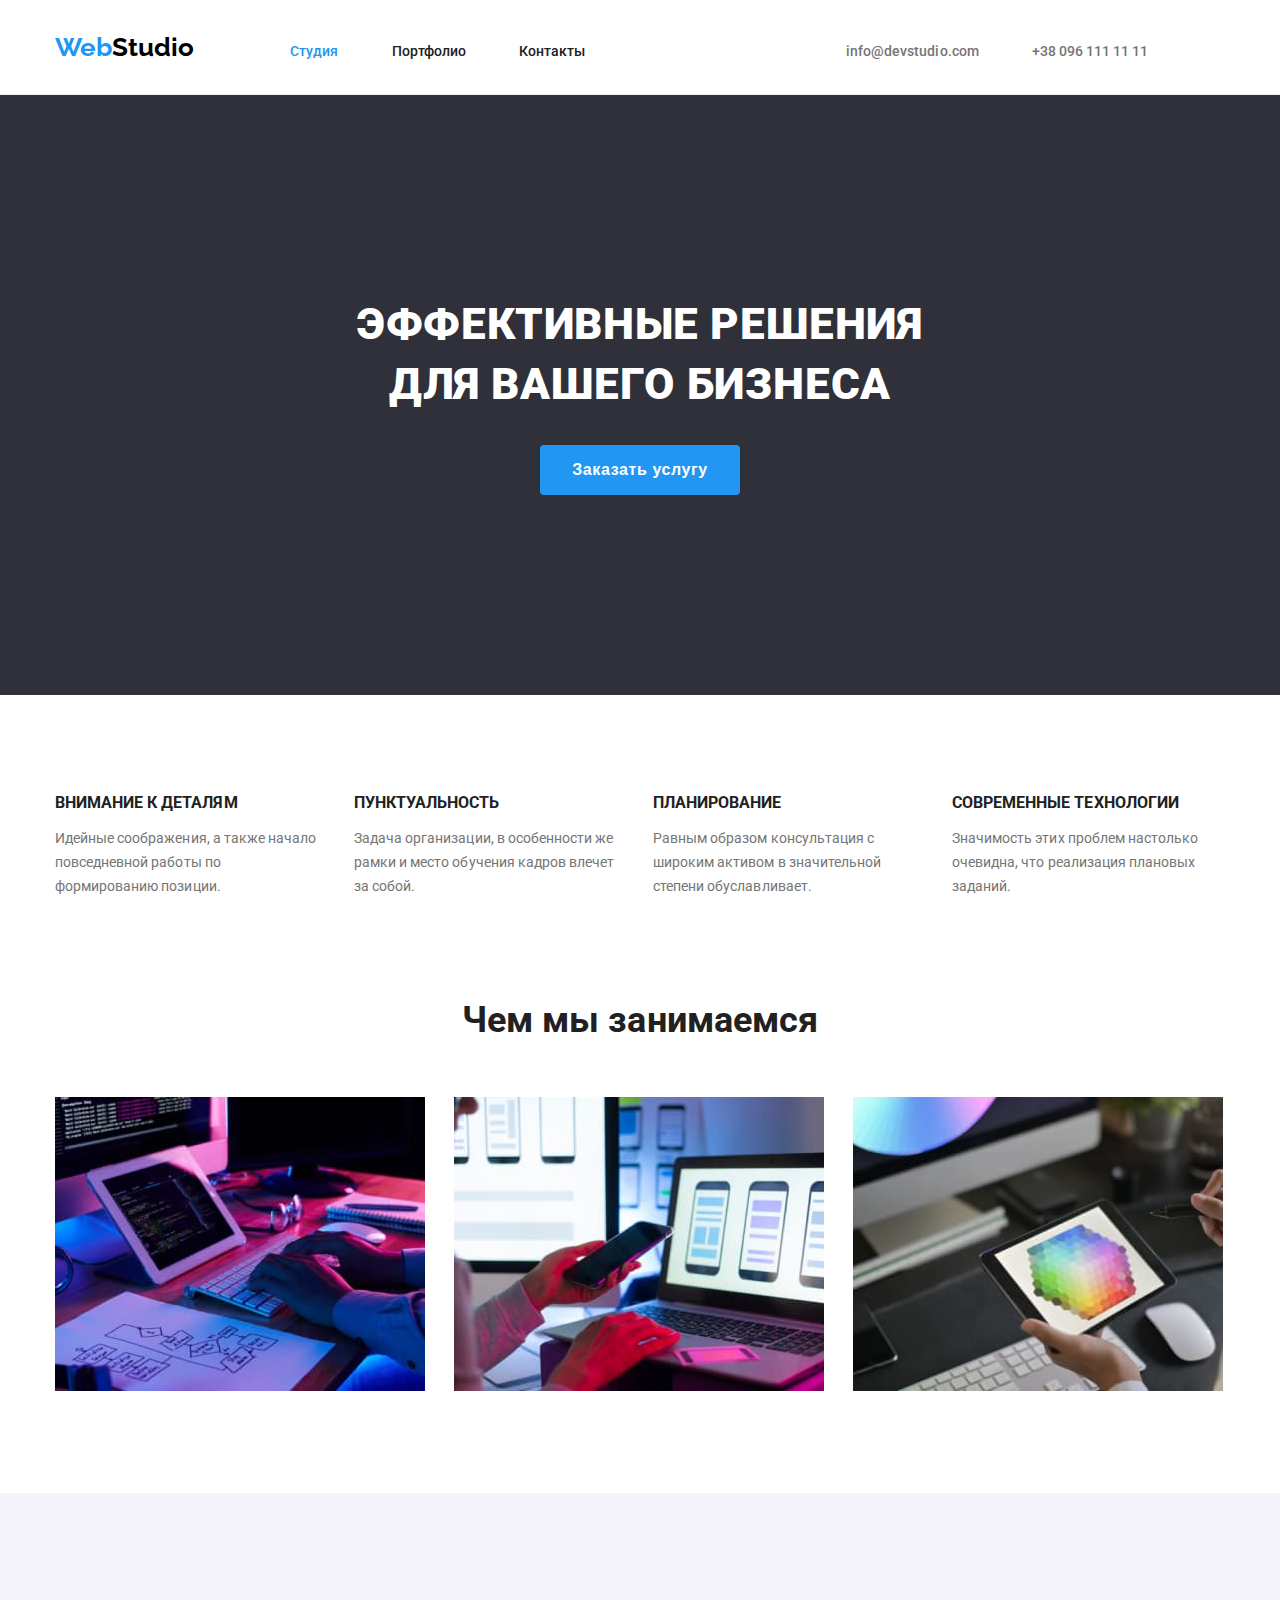
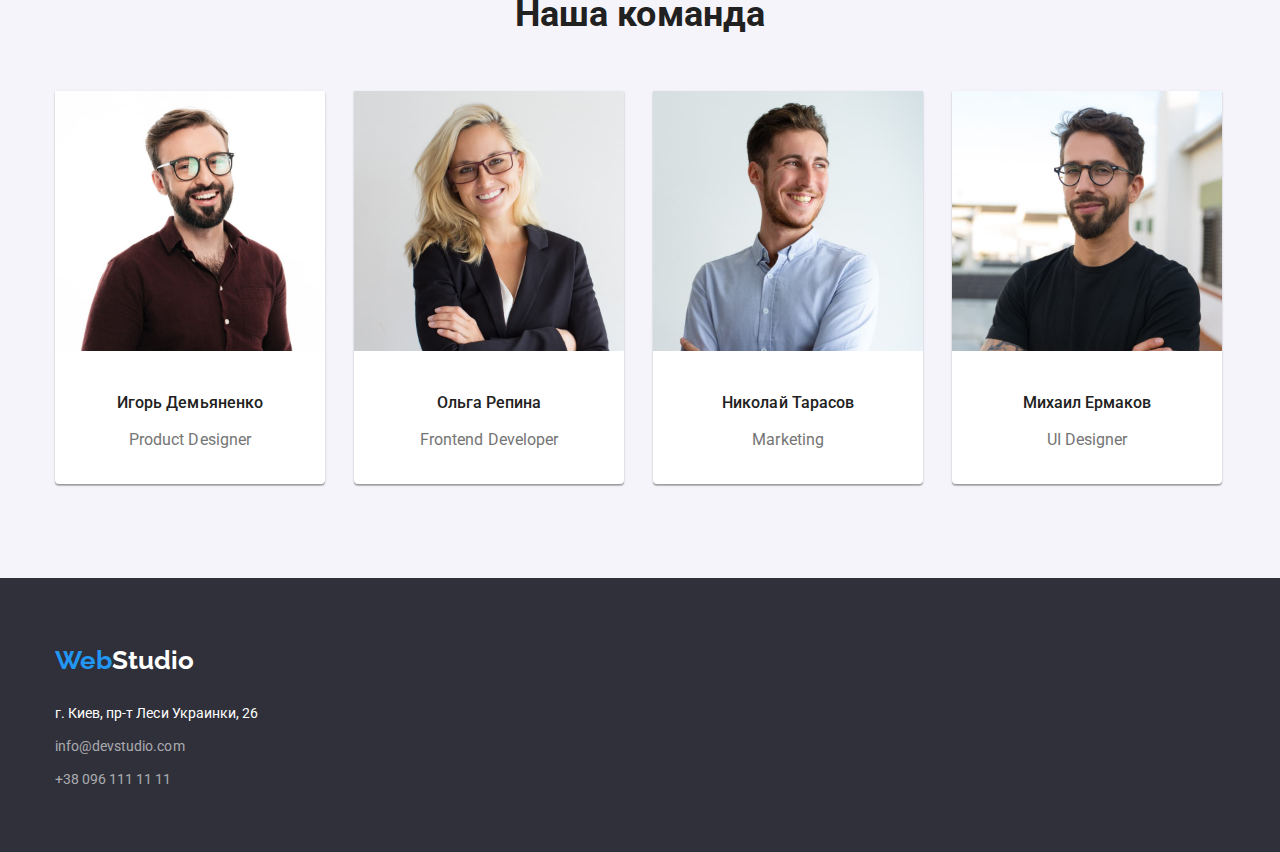
<file: index.html>
<!DOCTYPE html>
<html lang="ru">
<head>
    <meta charset="UTF-8">
    <meta http-equiv="X-UA-Compatible" content="IE=edge">
    <meta name="viewport" content="width=device-width, initial-scale=1.0">

    <link rel="preconnect" href="https://fonts.googleapis.com">
    <link rel="preconnect" href="https://fonts.gstatic.com" crossorigin>
    <link href="https://fonts.googleapis.com/css2?family=Raleway:wght@700&family=Roboto:wght@400;500;700;900&display=swap" rel="stylesheet">

    <link rel="stylesheet" href="styles/style.css">

    <title>Студия</title>
</head>
<body>
    
    <header class="page-header">
        <div class="content-width">
            <nav class="inline">
                <a href="https://ssnadtochii.github.io/goit-markup-hw-02/" class="logo" ><span class="logo-blue">Web</span><span class="logo-black">Studio</span></a>  
                <ul class="site-nav">
                    <li class="item inline"><a href="#" class="link current">Студия</a></li>
                    <li class="item inline"><a href="https://ssnadtochii.github.io/goit-markup-hw-02/portfolio.html" class="link">Портфолио</a></li>
                    <li class="item inline"><a href="#" class="link">Контакты</a></li>
                </ul>   
            </nav>
    
            <ul class="header-contact inline">
                <li class="item inline"><a href="mailto:info@devstudio.com" class="link">info@devstudio.com</a></li>
                <li class="item inline"><a href="tel:+380961111111" class="link">+38 096 111 11 11</a></li>
            </ul>
        </div> 
    </header>

    <main>

        <!-- Hero section -->
        <section class="hero">
            <h1 class="hero-title align-center">Эффективные решения для вашего бизнеса</h1>
            <button type="button" class="cta align-center">Заказать услугу</button>
        </section>

        <!-- Features section -->
        <section class="features">
            <div class="content-width space-top">
                <h2 class="visually-hidden">Особенности студии</h2>
                <ul class="features-list">
                    <li class="features-list-item space-right">
                        <h3 class="features-list-item-heading">Внимание к деталям</h3>
                        <p>Идейные соображения, а также начало повседневной работы по формированию позиции.</p>
                    </li>
                    <li class="features-list-item space-right">
                        <h3 class="features-list-item-heading">Пунктуальность</h3>
                        <p>Задача организации, в особенности же рамки и место обучения кадров влечет за собой.</p>
                    </li>
                    <li class="features-list-item space-right">
                        <h3 class="features-list-item-heading">Планирование</h3>
                        <p>Равным образом консультация с широким активом в значительной степени обуславливает.</p>
                    </li>
                    <li class="features-list-item">
                        <h3 class="features-list-item-heading">Современные технологии</h3>
                        <p>Значимость этих проблем настолько очевидна, что реализация плановых заданий.</p>
                    </li>
                </ul>
            </div>
        </section>

        <!-- Our Services section -->
        <section>
            <div class="content-width space-top space-bottom">
                <h2 class="heading">Чем мы занимаемся</h2>
                <ul class="services-list">
                    <li class="services-list-item space-right">
                        <img src="./images/web.jpg" alt="создание веб-приложений" width="370">
                    </li>
                    <li class="services-list-item space-right">
                        <img src="./images/mobile.jpg" alt="создание мобильных приложений" width="370">
                    </li>
                    <li class="services-list-item">
                        <img src="./images/analytics.jpg" alt="проведение бизнес анализа" width="370">
                    </li>
                </ul>
            </div>
        </section>

        <!-- Our Team section -->
        <section>
            <div class="space-top space-bottom grey-background">
                <h2 class="heading">Наша команда</h2>
                <ul class="team-list content-width">
                    <li class="team-list-item space-right">
                        <img src="./images/emp1.jpg" alt="фотография сотрудника Игорь Демьяненко" width="270" class="space-bottom-small">
                        <h3 class="heading-name">Игорь Демьяненко</h3>
                        <p lang="eng" class="position">Product Designer</p>
                    </li>
                    <li class="team-list-item space-right">
                        <img src="./images/emp2.jpg" alt="фотография сотрудника Ольга Репина" width="270" class="space-bottom-small">
                        <h3 class="heading-name">Ольга Репина</h3>
                        <p lang="eng" class="position">Frontend Developer</p>
                    </li>
                    <li class="team-list-item space-right">
                        <img src="./images/emp3.jpg" alt="фотография сотрудника Николай Тарасов" width="270" class="space-bottom-small">
                        <h3 class="heading-name">Николай Тарасов</h3>
                        <p lang="eng" class="position">Marketing</p>
                    </li>
                    <li class="team-list-item">
                        <img src="./images/emp4.jpg" alt="фотография сотрудника Михаил Ермаков" width="270" class="space-bottom-small">
                        <h3 class="heading-name">Михаил Ермаков</h3>
                        <p lang="eng" class="position">UI Designer</p>
                    </li>
                </ul>
            </div>     
        </section>
    </main>

    <footer class="dark-grey-background space-mid">
        <div class="content-width">
            <div class="space-bottom-extra-small">
                <a href="/index.html" class="logo"><span class="logo-blue">Web</span><span class="logo-white">Studio</span></a>
            </div>
            
            <address>
                <ul class="contacts-list">
                    <li class="space-bottom-tiny">
                        <a href="https://bit.ly/3pXMvUd" target="_blank" rel="noopener noreferrer" class="contacts-list-item"><span class="logo-white">г. Киев, пр-т Леси Украинки, 26</span></a>
                    </li>
                    <li class="space-bottom-tiny">
                        <a class="contacts-list-item" href="mailto:info@devstudio.com">info@devstudio.com</a>
                    </li>
                    <li>
                        <a href="tel:+380961111111" class="contacts-list-item">+38 096 111 11 11</a>
                    </li>
                </ul>
            </address>
        </div>
    </footer>
    
</body>
</html>
</file>
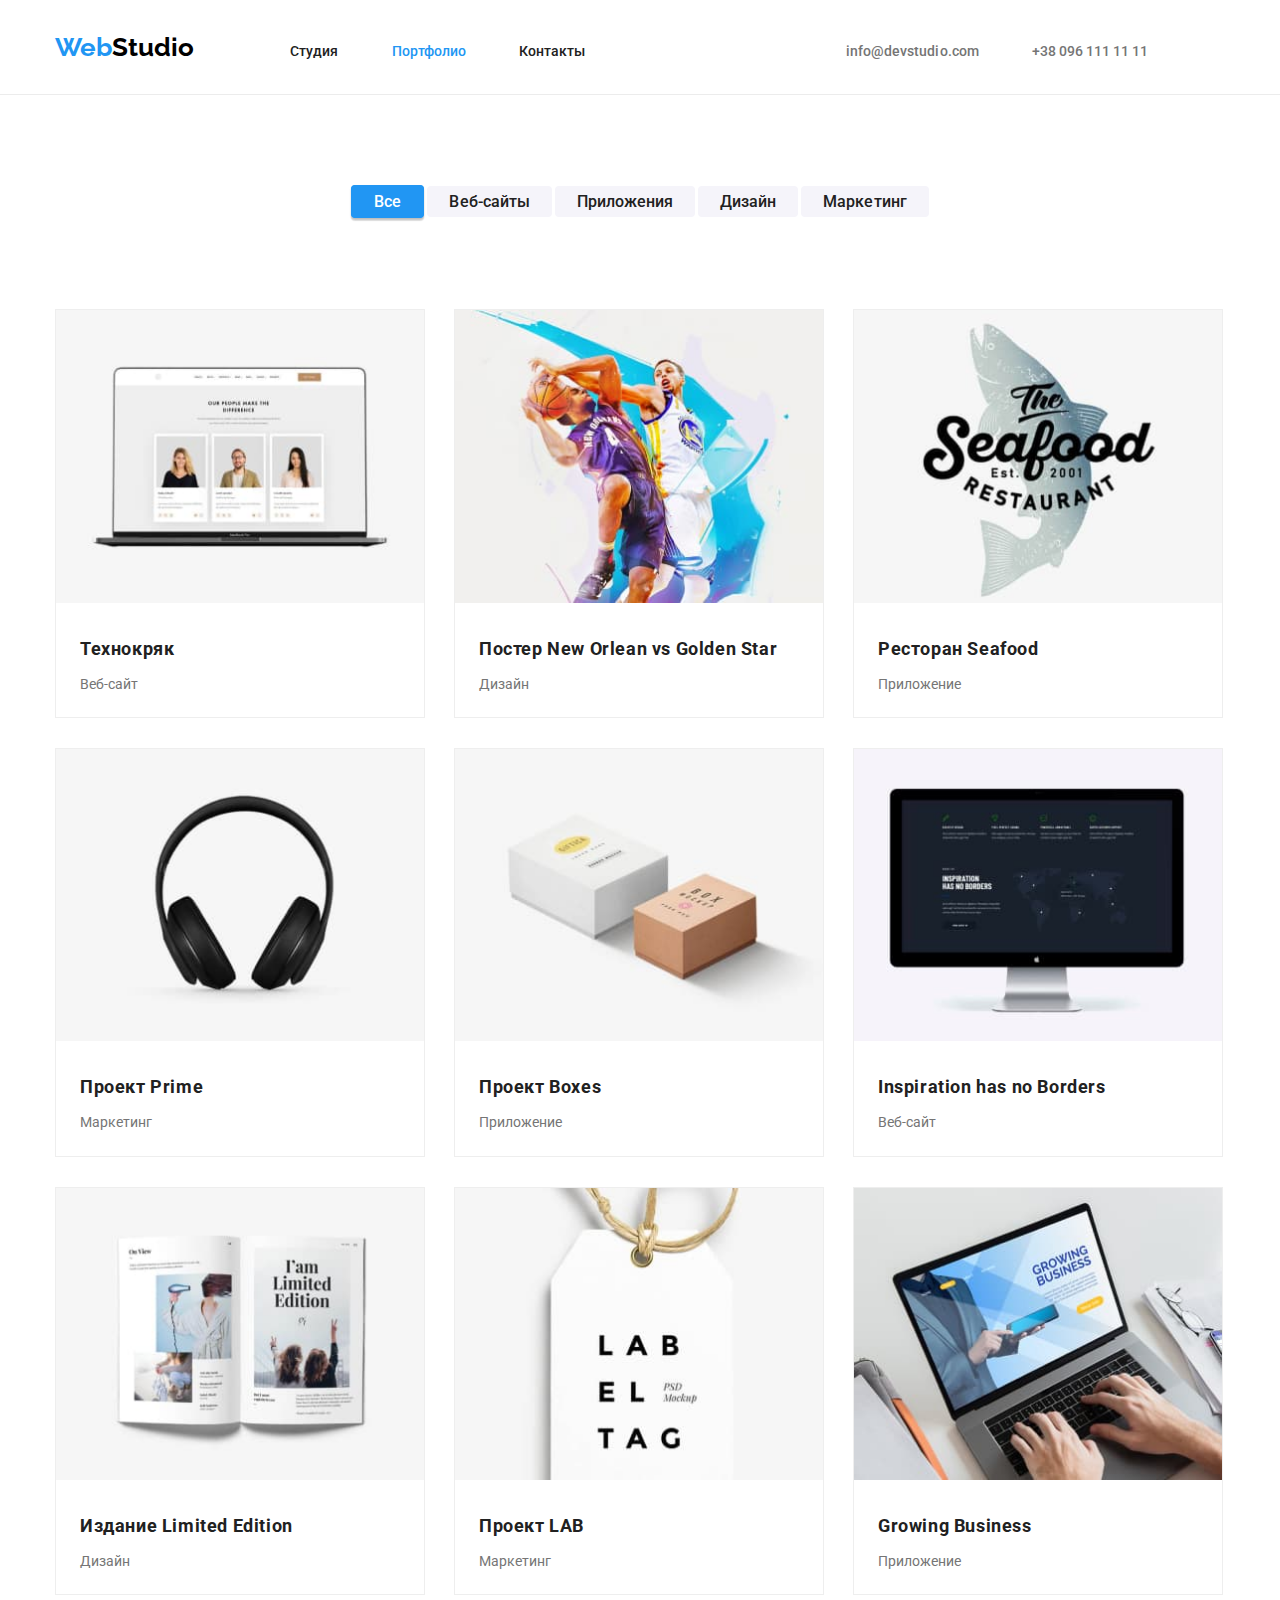
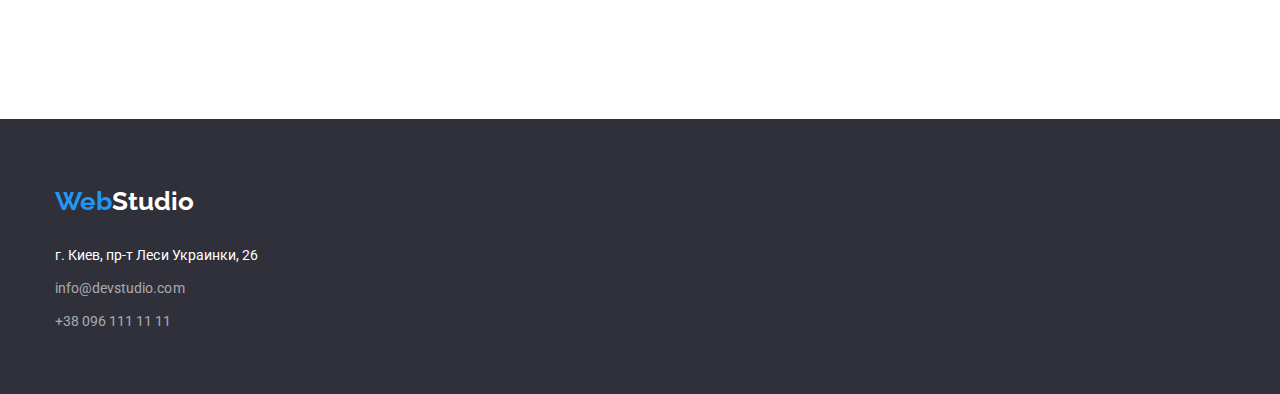
<file: portfolio.html>
<!DOCTYPE html>
<html lang="ru">
<head>
    <meta charset="UTF-8">
    <meta http-equiv="X-UA-Compatible" content="IE=edge">
    <meta name="viewport" content="width=device-width, initial-scale=1.0">
    <title>Портфолио</title>

    <link rel="preconnect" href="https://fonts.googleapis.com">
    <link rel="preconnect" href="https://fonts.gstatic.com" crossorigin>
    <link href="https://fonts.googleapis.com/css2?family=Raleway:wght@700&family=Roboto:wght@400;500;700;900&display=swap" rel="stylesheet">

    <link rel="stylesheet" href="styles/style.css">
</head>
<body>

    <header class="page-header">
        <div class="content-width">
            <nav class="inline">
                <a href="https://ssnadtochii.github.io/goit-markup-hw-02/" class="logo" ><span class="logo-blue">Web</span><span class="logo-black">Studio</span></a>  
                <ul class="site-nav">
                    <li class="item inline"><a href="https://ssnadtochii.github.io/goit-markup-hw-02/" class="link">Студия</a></li>
                    <li class="item inline"><a href="#" class="link current">Портфолио</a></li>
                    <li class="item inline"><a href="#" class="link">Контакты</a></li>
                </ul>   
            </nav>
    
            <ul class="header-contact inline">
                <li class="item inline"><a href="mailto:info@devstudio.com" class="link">info@devstudio.com</a></li>
                <li class="item inline"><a href="tel:+380961111111" class="link">+38 096 111 11 11</a></li>
            </ul>
        </div> 
    </header>

    <section>
        <div class="content-width space-top space-bottom">
            <ul class="filters-list space-bottom">
                <li class="filters-list-item selected">Все</li>
                <li class="filters-list-item">Веб-сайты</li>
                <li class="filters-list-item">Приложения</li>
                <li class="filters-list-item">Дизайн</li>
                <li class="filters-list-item">Маркетинг</li>
            </ul>

            <ul class="portfolio-list">
                <li class="portfolio-list-item space-right-portfolio space-bottom-small">
                    <img src="./images/port1.jpg" alt="проект один" width="368"  height="294">
                    <h3 class="portfolio-item-name">Технокряк</h3>
                    <p lang="eng" class="portfolio-item-description">Веб-сайт</p>
                </li>
                <li class="portfolio-list-item space-right-portfolio space-bottom-small">
                    <img src="./images/port2.jpg" alt="проект два" width="368"  height="294">
                    <h3 class="portfolio-item-name">Постер New Orlean vs Golden Star</h3>
                    <p lang="eng" class="portfolio-item-description">Дизайн</p>
                </li>
                <li class="portfolio-list-item space-bottom-small">
                    <img src="./images/port3.jpg" alt="проект три" width="368"  height="294">
                    <h3 class="portfolio-item-name">Ресторан Seafood</h3>
                    <p lang="eng" class="portfolio-item-description">Приложение</p>
                </li>
                <li class="portfolio-list-item space-right-portfolio space-bottom-small">
                    <img src="./images/port4.jpg" alt="проект четыре" width="368"  height="294">
                    <h3 class="portfolio-item-name">Проект Prime</h3>
                    <p lang="eng" class="portfolio-item-description">Маркетинг</p>
                </li>
                <li class="portfolio-list-item space-right-portfolio space-bottom-small">
                    <img src="./images/port5.jpg" alt="проект пять" width="368"  height="294">
                    <h3 class="portfolio-item-name">Проект Boxes</h3>
                    <p lang="eng" class="portfolio-item-description">Приложение</p>
                </li>
                <li class="portfolio-list-item space-bottom-small">
                    <img src="./images/port6.jpg" alt="проект шесть" width="368"  height="294">
                    <h3 class="portfolio-item-name">Inspiration has no Borders</h3>
                    <p lang="eng" class="portfolio-item-description">Веб-сайт</p>
                </li>
                <li class="portfolio-list-item space-right-portfolio space-bottom-small">
                    <img src="./images/port7.jpg" alt="проект семь" width="368"  height="294">
                    <h3 class="portfolio-item-name">Издание Limited Edition</h3>
                    <p lang="eng" class="portfolio-item-description">Дизайн</p>
                </li>
                <li class="portfolio-list-item space-right-portfolio space-bottom-small">
                    <img src="./images/port8.jpg" alt="проект восемь" width="368"  height="294">
                    <h3 class="portfolio-item-name">Проект LAB</h3>
                    <p lang="eng" class="portfolio-item-description">Маркетинг</p>
                </li>
                <li class="portfolio-list-item">
                    <img src="./images/port9.jpg" alt="проект девять" width="368"  height="294">
                    <h3 class="portfolio-item-name">Growing Business</h3>
                    <p lang="eng" class="portfolio-item-description">Приложение</p>
                </li>
            </ul>
        </div>
    </section>

    <footer class="dark-grey-background space-mid">
        <div class="content-width">
            <div class="space-bottom-extra-small">
                <a href="/index.html" class="logo"><span class="logo-blue">Web</span><span class="logo-white">Studio</span></a>
            </div>
            
            <address>
                <ul class="contacts-list">
                    <li class="space-bottom-tiny">
                        <a href="https://bit.ly/3pXMvUd" target="_blank" rel="noopener noreferrer" class="contacts-list-item"><span class="logo-white">г. Киев, пр-т Леси Украинки, 26</span></a>
                    </li>
                    <li class="space-bottom-tiny">
                        <a class="contacts-list-item" href="mailto:info@devstudio.com">info@devstudio.com</a>
                    </li>
                    <li>
                        <a href="tel:+380961111111" class="contacts-list-item">+38 096 111 11 11</a>
                    </li>
                </ul>
            </address>
        </div>
    </footer>
    
</body>
</html>
</file>
<file: styles/style.css>
*,
*::after,
*::before {
    margin: 0;
    padding: 0;
    box-sizing: inherit;
}

body {
    box-sizing: border-box;

    font-family: 'Roboto';
    font-size: 14px;
    line-height: 1.71;
    letter-spacing: 0.03px;

    color: #757575;

    margin: 0 auto;
}

.align-center {
    margin: 0 auto;
}

.content-width {
    max-width: 1170px;
    margin: 0 auto;
}

.space-bottom {
    padding-bottom: 94px;
}

.space-bottom-small {
    margin-bottom: 30px;
}

.space-bottom-extra-small {
    margin-bottom: 20px;
}

.space-bottom-tiny {
    margin-bottom: 9px;
}

.space-top {
    padding-top: 94px;
}

.space-right {
    margin-right: 26px;
}

.space-right-portfolio {
    margin-right: 26px;
}

.space-mid {
    padding: 60px 0;
}

.grey-background {
    background: #F5F4FA;
}

.dark-grey-background {
    background-color: #2F303A;
}

.page-header {
    padding: 25px 0;
    border-bottom: 1px solid #ECECEC;
}

.page-header .link {
    text-decoration: none;
    font-weight: 500;
    color: #212121;
}

.page-header .current,
.page-header .link:hover,
.page-header .link:focus,
.logo-blue {
    color: #2196F3;
}

.logo {
    font-family: 'Raleway', sans-serif;
    font-style: normal;
    font-weight: 700;
    font-size: 26px;

    text-decoration: none;
}

.logo-black {
    color: #000;
}

.logo-white {
    color: #FFFFFF;
}

.logo:hover,
.logo:focus {
    opacity: 0.7;
}

.inline {
    display: inline-block;
}

.site-nav {
    display: inline-block;
    margin-left: 93px;
}

.item {
    margin-right: 50px;
}

.header-contact {
    margin-left: 208px;
}

.header-contact .link {
    color: #757575;
}

.hero {
    background-color: #2F303A;
    padding: 200px 0;
}

.hero-title {
    font-size: 44px;
    font-weight: 900;
    line-height: 1.36;
    letter-spacing: 0.6px;
    color: #FFFFFF;

    text-align: center;
    text-transform: uppercase;

    width: 660px;

    margin-bottom: 30px;
}

.cta {
    display: block;

    background-color: #2196F3;
    border: none;
    border-radius: 4px;
    font-weight: 700;
    font-size: 16px;
    line-height: 1.88;
    letter-spacing: 0.6px;

    color: #FFFFFF;

    padding: 10px 32px;

    cursor: pointer;
}

.cta:hover,
.cta:focus {
    background-color: #1186e7;
}

.cta:active {
    transform: translateY(2px);
}

.cta::after {
    background-color: #1186e7;
}

.visually-hidden {
    height: 0;
    overflow: hidden;
    position: absolute;
}

.features-list {
    list-style: none;
}

.features-list-item {
    display: inline-block;
    width: 270px;
}

.features-list-item-heading {
    font-weight: 700;
    text-transform: uppercase;
    margin-bottom: 10px;

    color: #212121;
}

.heading {
    font-weight: 700;
    font-size: 36px;
    line-height: 1.5;
    text-align: center;
    margin-bottom: 50px;

    color: #212121;
}

.services-list {
    list-style: none;
}

.services-list-item {
    display: inline-block;
    height: 294px;
}

.team-list {
    list-style: none;
}

.team-list-item {
    display: inline-block;
    width: 270px;
    padding-bottom: 30px;

    background-color: #FFFFFF;
    box-shadow: 0px 1px 3px rgba(0, 0, 0, 0.12), 0px 1px 1px rgba(0, 0, 0, 0.14), 0px 2px 1px rgba(0, 0, 0, 0.2);
    border-radius: 0px 0px 4px 4px;
}

.heading-name {
    font-weight: 500;
    font-size: 16px;
    text-align: center;

    color: #212121;
    margin-bottom: 10px;
}

.position {
    font-size: 16px;
    text-align: center;
}

.contacts-list {
    list-style: none;
}

.contacts-list-item {
    font-style: normal;
    line-height: 1.7;
    color: rgba(255, 255, 255, 0.6);
    text-decoration: none;
}

.contacts-list-item:hover {
    text-decoration: underline;
}

.filters-list {
    list-style: none;
    text-align: center;
}

.filters-list-item {
    display: inline;
    font-weight: 500;
    font-size: 16px;
    line-height: 1.62;

    text-align: center;
    color: #212121;

    padding: 6px 22px;
    background-color: #F5F4FA;
    border-radius: 4px;
}

.filters-list-item:hover, .selected {
    background: #2196F3;
    box-shadow: 0px 3px 1px rgba(0, 0, 0, 0.1), 
                0px 1px 2px rgba(0, 0, 0, 0.08), 
                0px 2px 2px rgba(0, 0, 0, 0.12);
    color: #FFFFFF;
    cursor: pointer;
}

.portfolio-list {
    list-style: none;
}

.portfolio-list-item {
    display: inline-block;
    border: 1px solid #EEEEEE;
}

.portfolio-list-item:hover, .selected {
    border: 1px solid #2196F3;
}

.portfolio-item-name {
    font-weight: 700;
    font-size: 18px;
    line-height: 2;
    letter-spacing: 0.6px;

    color: #212121;
    margin: 20px 0 4px 24px;
}

.portfolio-item-description {
    line-height: 1.88;
    color: #757575;
    margin-left: 24px;
    margin-bottom: 20px;
}
</file>
